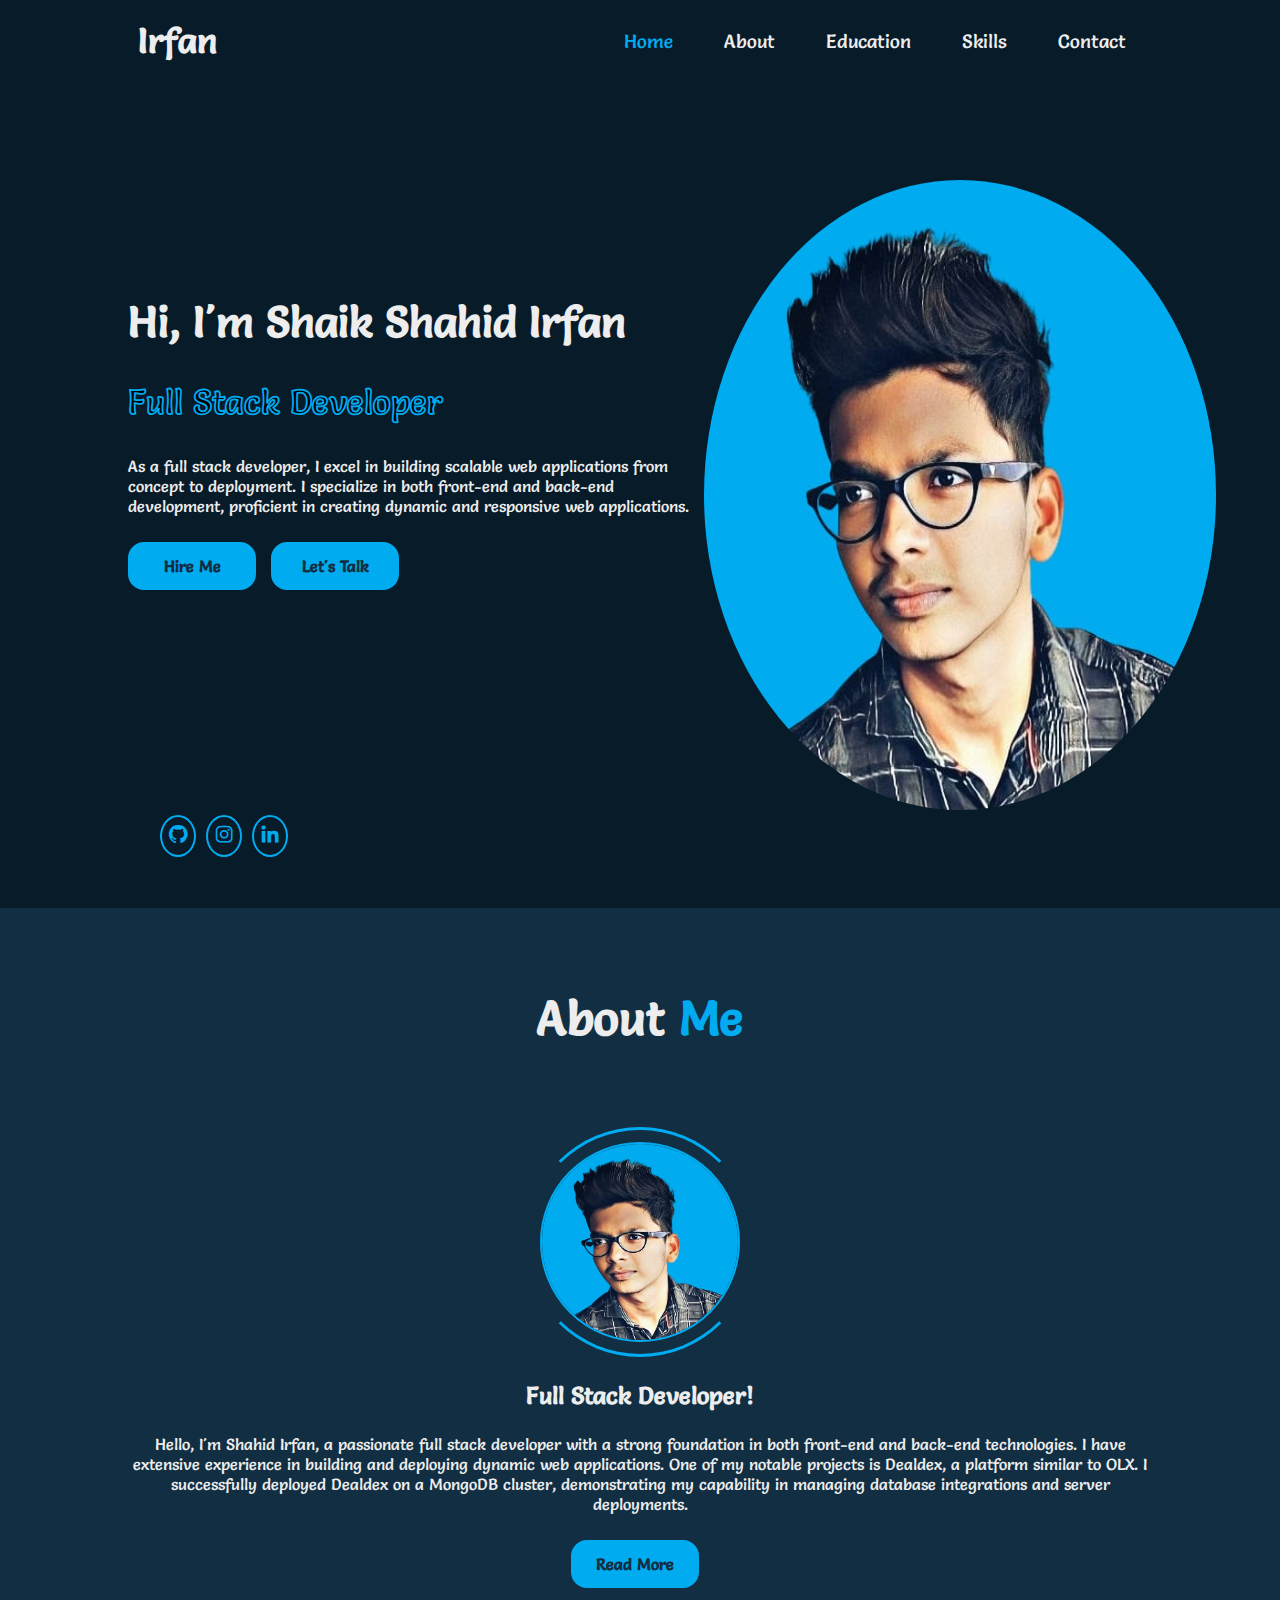
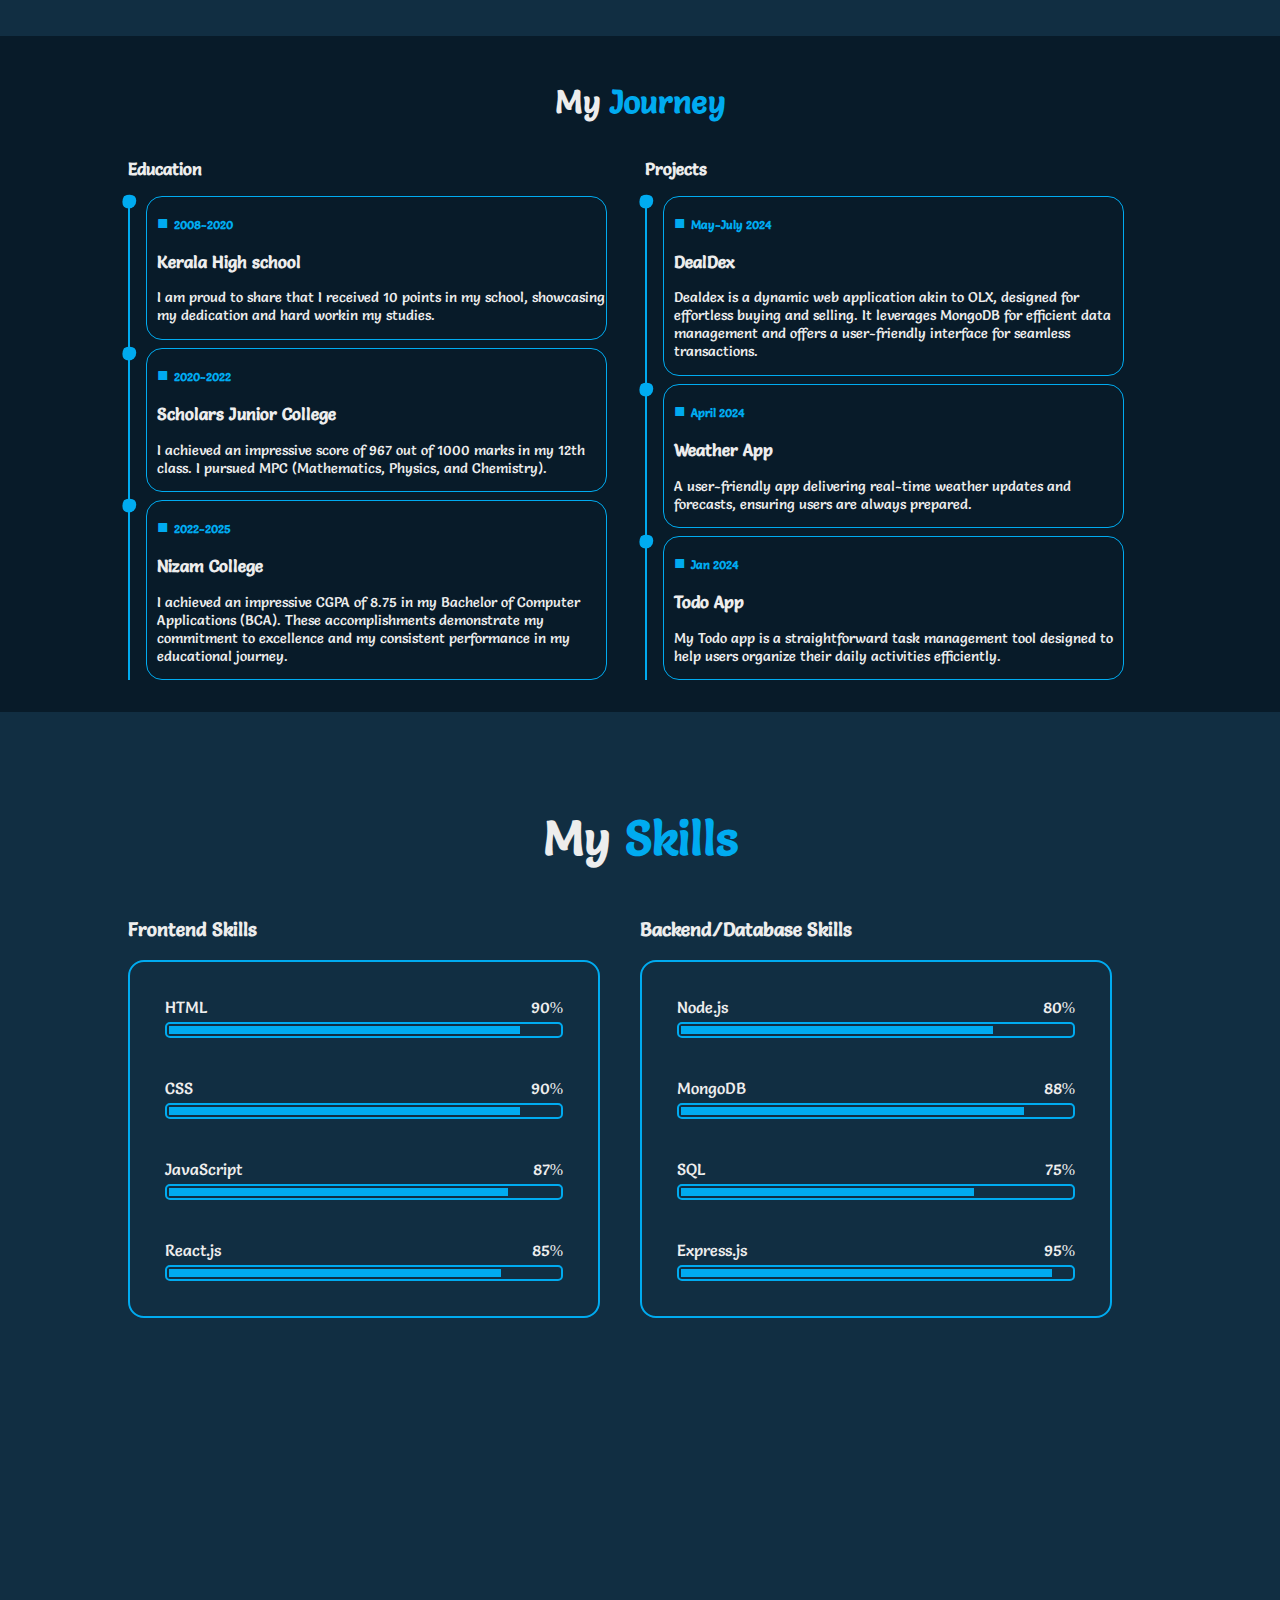
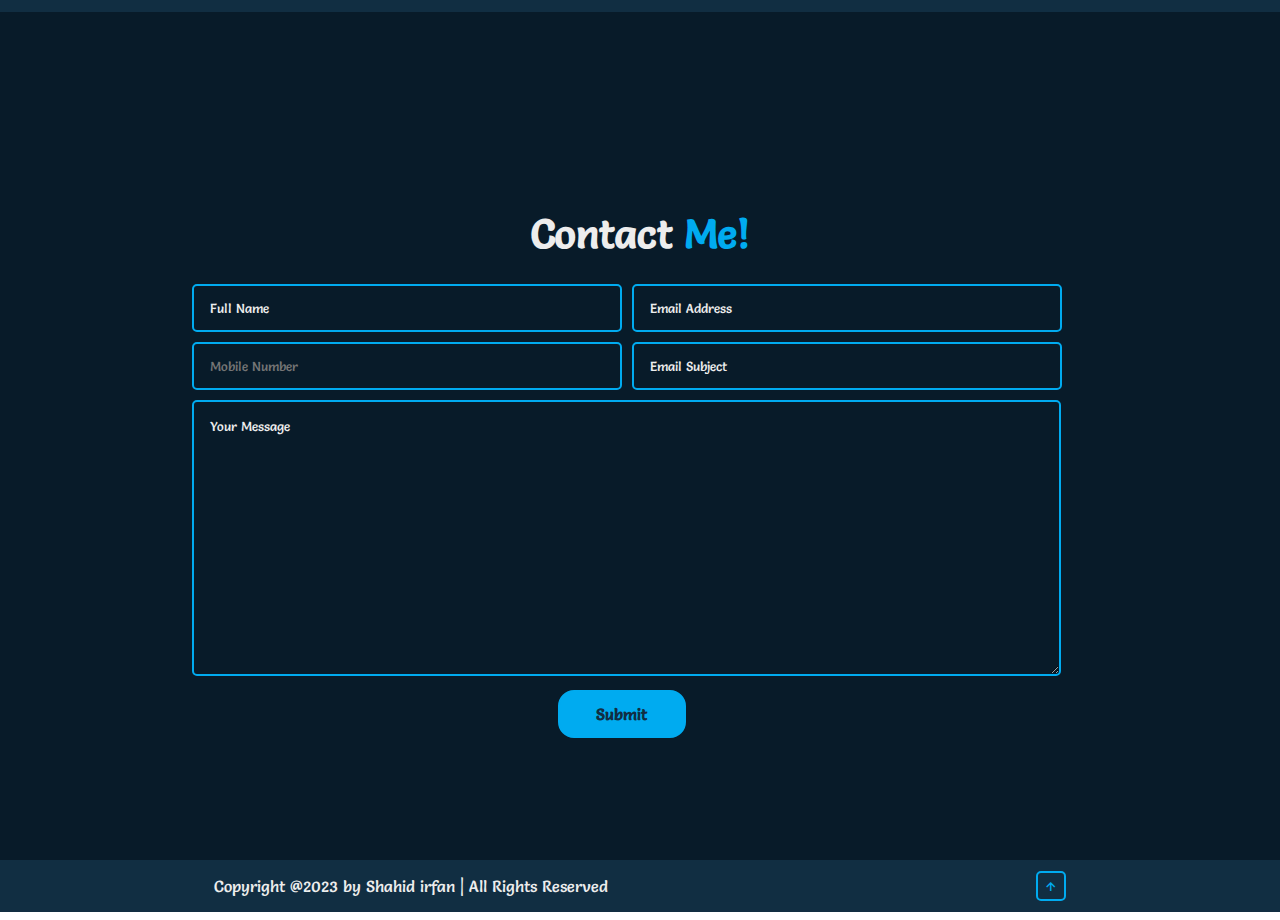
<file: index.html>
<!DOCTYPE html>
<html lang="en">
  <head>
    <meta charset="UTF-8" />
    <meta name="viewport" content="width=device-width, initial-scale=1.0" />
    <title>Responsive-Portfolio</title>
    <link rel="stylesheet" href="port.css" />
    <link rel="preconnect" href="https://fonts.googleapis.com" />
    <link rel="preconnect" href="https://fonts.gstatic.com" crossorigin />
    <link
      href="https://fonts.googleapis.com/css2?family=Salsa&display=swap"
      rel="stylesheet"
    />
    <link
      href="https://unpkg.com/boxicons@2.1.4/css/boxicons.min.css"
      rel="stylesheet"
    />
    <!-- <link rel="stylesheet" href="https://unpkg.com/aos@next/dist/aos.css" /> -->
  </head>
  <body>
    <!-- header section-->

    <header>
      <div class="header" >
        <a class="logo" href="##" >Irfan</a>

        <div id="menu" class="bx bx-menu"></div>

        <nav class="navigation" >
          <a class="a-hov" href="#Home">Home</a>
          <a href="#About">About</a>
          <a href="#Journey">Education</a>
          <a href="#Skills">Skills</a>
          <a href="#Contact">Contact</a>

          <span class="animate-nav"></span>
        </nav>
      </div>
    </header>

    <section class="Home" id="Home">
      <div class="Home-content">
        <div class="inner1-Home">
          <h1  data-aos="slide-right" data-aos-duration="1000">Hi, I'm <span>Shaik Shahid Irfan</span></h1>
          <h3  data-aos="slide-right" data-aos-duration="1250">Full Stack Developer</h3>
          <p data-aos="slide-right" data-aos-duration="1450">
            As a full stack developer, I excel in building scalable web applications from concept to deployment. 
            I specialize in both front-end and back-end development, proficient in creating dynamic and responsive web applications. 
          </p>
          <div class="Home-btns" data-aos="slide-right" data-aos-duration="1750">
            <a href="https://drive.google.com/file/d/11DgAiGfsEzOtwbl78KAKP4zDzGjMxRbS/view">
              <button class="btn-hov">Hire Me</button>
            </a>
            <a href="https://www.linkedin.com/in/shahid-irfan003">
              <button class="btn-hov">Let's Talk</button>
            </a>
          </div>
        </div>
        <div class="inner2-Home" data-aos="slide-up" data-aos-duration="2000">
          <a href="https://github.com/Shahidirfan003"><i class='bx bxl-github'></i></a>
          <a href="https://www.instagram.com/shahidirfan003"><i class='bx bxl-instagram' ></i></a>
          <a href="https://www.linkedin.com/in/shahid-irfan003"><i class="bx bxl-linkedin"></i></a>
        </div>
      </div>

      <div id="hexagon" data-aos="slide-left" data-aos-duration="2150" >
        <img src="./images/new.jpg" alt="image"/>
      </div>
    </section>

    <section class="About" id="About">
      <div class="About-Content">
        <h1 data-aos="slide-right" data-aos-duration="1000">About <span>Me</span></h1>

        <div data-aos="slide-left" data-aos-duration="1250" class="About-Image">
          <div class="image-inner">
            <img
              src="./images/new.jpg"
              alt="image"
            />
          </div>
          <span class="round"></span>
        </div>

        <h3 data-aos="slide-right" data-aos-duration="1450">Full Stack Developer!</h3>
        <p data-aos="slide-right" data-aos-duration="1650">
          Hello, I'm Shahid Irfan, a passionate full stack developer with a strong foundation in both front-end and back-end technologies. I have extensive experience in building and deploying dynamic web applications. 
          One of my notable projects is Dealdex, a platform similar to OLX. I successfully deployed Dealdex on a MongoDB cluster, demonstrating my capability in managing database integrations and server deployments.
        </p>

        <button  data-aos="slide-right" data-aos-duration="1850" class="btn-hov">Read More</button>
      </div>
    </section>

    <section id="Journey" class="Journey">
      <div class="Journey" >
        <h1 data-aos="slide-down" data-aos-duration="2000">My <span>Journey</span></h1>
        <div class="Journey-row">
          <div class="Journey-column-outer" >
            <h3 data-aos="slide-right" data-aos-duration="1000">Education</h3>
            <div  class="Journey-column" data-aos="slide-right" data-aos-duration="1250">
              <div class="Journey-column-dot">
                <h5><i class="bx bxs-square"></i>2008-2020</h5>
                <h3>Kerala High school</h3>
                <p>
                  I am proud to share that I received 10 points in my school, showcasing my
                   dedication and hard workin my studies.
                </p>
                <span class="hov-effect"></span>
              </div>

              <div class="Journey-column-dot">
                <h5><i class="bx bxs-square"></i>2020-2022</h5>
                <h3>Scholars Junior College</h3>
                <p>
                  I achieved an impressive score of 967 out of 1000 marks in my 12th class. 
                  I pursued MPC (Mathematics, Physics, and Chemistry).
                </p>
                <span class="hov-effect"></span>
              </div>

              <div class="Journey-column-dot">
                <h5><i class="bx bxs-square"></i>2022-2025</h5>
                <h3>Nizam College</h3>
                <p>
                  I achieved an impressive CGPA of 8.75 in my Bachelor of Computer Applications (BCA). 
                  These accomplishments demonstrate my commitment to excellence and my consistent performance in my educational journey.
          
                </p>
                <span class="hov-effect"></span>
              </div>
            </div>
          </div>

          <div class="Journey-column-outer">
            <h3 data-aos="slide-left" data-aos-duration="1000">Projects</h3>
            <div class="Journey-column" data-aos="slide-left" data-aos-duration="1350">
              <div class="Journey-column-dot">
                <h5><i class="bx bxs-square"></i>May-July 2024</h5>
                <h3>DealDex</h3>
                <p>
                  Dealdex is a dynamic web application akin to OLX, designed for effortless buying and selling.
                   It leverages MongoDB for
                   efficient data management and offers a user-friendly interface for seamless transactions.
                </p>
                <span class="hov-effect"><a href="https://dealdex.onrender.com/" style="z-index: 1000;"><i class='bx bx-link-external'></i></a></span>
                <a href="https://dealdex.onrender.com/" class="viewBtn">View</a>

              </div>
              <div class="Journey-column-dot">
                <h5><i class="bx bxs-square"></i>April 2024</h5>
                <h3>Weather App</h3>
                <p>
                  A user-friendly app delivering real-time weather updates and forecasts, ensuring users are always prepared.
                </p>
                <span class="hov-effect"><a href="https://main--imaginative-gumdrop-d88d10.netlify.app/"><i class='bx bx-link-external' ></i></a></span>
                <a href="https://main--imaginative-gumdrop-d88d10.netlify.app/" class="viewBtn">View</a>

              </div>
              <div class="Journey-column-dot">
                <h5><i class="bx bxs-square"></i>Jan 2024</h5>
                <h3>Todo App</h3>
                <p>
                  My Todo app is a straightforward task management tool designed to help users organize their 
                  daily activities efficiently.
                  
                </p>
                <span class="hov-effect"><i class='bx bx-link-external'></i></span>
                <a href="#" class="viewBtn">View</a>
              </div>
            </div>
          </div>
        </div>
      </div>
    </section>

    <section id="Skills" class="Skills">
      <div class="Skills-outer">
        <h1 data-aos="slide-down" data-aos-duration="1500">My <span>Skills</span></h1>
        <div class="Skills-row">
          <div class="Skills-column">
            <h3 data-aos="slide-right" data-aos-duration="1000">Frontend Skills</h3>
            <div class="Skills-content" data-aos="slide-right" data-aos-duration="1250">
              <div class="HTML">
                <div><span>HTML</span> <span>90%</span></div>
                <div>
                  <div></div>
                </div>
              </div>

              <div class="CSS">
                <div><span>CSS</span> <span>90%</span></div>
                <div>
                  <div></div>
                </div>
              </div>
              <div class="JavaScript">
                <div><span>JavaScript</span> <span>87%</span></div>
                <div>
                  <div></div>
                </div>
              </div>
              <div class="react">
                <div><span>React.js</span> <span>85%</span></div>
                <div>
                  <div></div>
                </div>
              </div>
            </div>
          </div>

          <div class="Skills-column">
            <h3 data-aos="slide-left" data-aos-duration="1000">Backend/Database Skills</h3>
            <div class="Skills-content" data-aos="slide-left" data-aos-duration="1250">
              <div class="node">
                <div><span>Node.js</span> <span>80%</span></div>
                <div>
                  <div></div>
                </div>
              </div>
              <div class="mongo">
                <div><span>MongoDB</span> <span>88%</span></div>
                <div>
                  <div></div>
                </div>
              </div>
              <div class="sql">
                <div><span>SQL</span> <span>75%</span></div>
                <div>
                  <div></div>
                </div>
              </div>
              <div class="cpp">
                <div><span>Express.js</span> <span>95%</span></div>
                <div>
                  <div></div>
                </div>
              </div>
            </div>
          </div>
        </div>
      </div>
    </section>

    <section id="Contact" class="Contact">
      <div class="Contact-Details">
        <h1 data-aos="slide-down" data-aos-duration="1500">Contact <span>Me!</span></h1>

        <form action="https://formspree.io/f/xanwyrnb" method="POST">
          <div class="inp-box">
            <div data-aos="slide-right" data-aos-duration="1000">
              <input
                type="text"
                name="fullName"
                id="Fname"
                placeholder="Full Name"
                value="Full Name"
              />
              <span class="inp-hov"></span>
            </div>

            <div data-aos="slide-left" data-aos-duration="1000">
              <input
                type="email"
                name="email"
                id="email"
                placeholder="Email Address"
                value="Email Address"
              />
              <span class="inp-hov"></span>
            </div>
          </div>
          <div class="inp-box" >
            <div data-aos="slide-right" data-aos-duration="1250">
              <input
                type="number"
                name="number"
                id="number"
                placeholder="Mobile Number"
                placeholder="Mobile Number"
              />
              <span class="inp-hov"></span>
            </div>

            <div data-aos="slide-left" data-aos-duration="1250">
              <input
                type="text"
                name="subject"
                id="Esub"
                placeholder="Email Subject"
                value="Email Subject"
              />
              <span class="inp-hov"></span>
            </div>
          </div>

          <div class="three">
            <div data-aos="slide-up" data-aos-duration="1350">
              <textarea name="message" id="textarea" cols="30" rows="15">
Your Message</textarea
              >
              <span class="inp-hov"></span>
            </div>
            <button class="btn-hov" data-aos="slide-right" data-aos-duration="1400">Submit</button>
          </div>
        </form>
      </div>
      <div class="footer" >
        <p >Copyright @2023 by Shahid irfan | All Rights Reserved</p>
        <a href="##"><i class="bx bx-up-arrow-alt"></i></a>
      </div>
    </section>

    <script src="https://unpkg.com/aos@next/dist/aos.js"></script>
    <script>
      AOS.init({offset:120,mirror: true});
    </script>
    <script src="port.js"></script>
  </body>
</html>
</file>
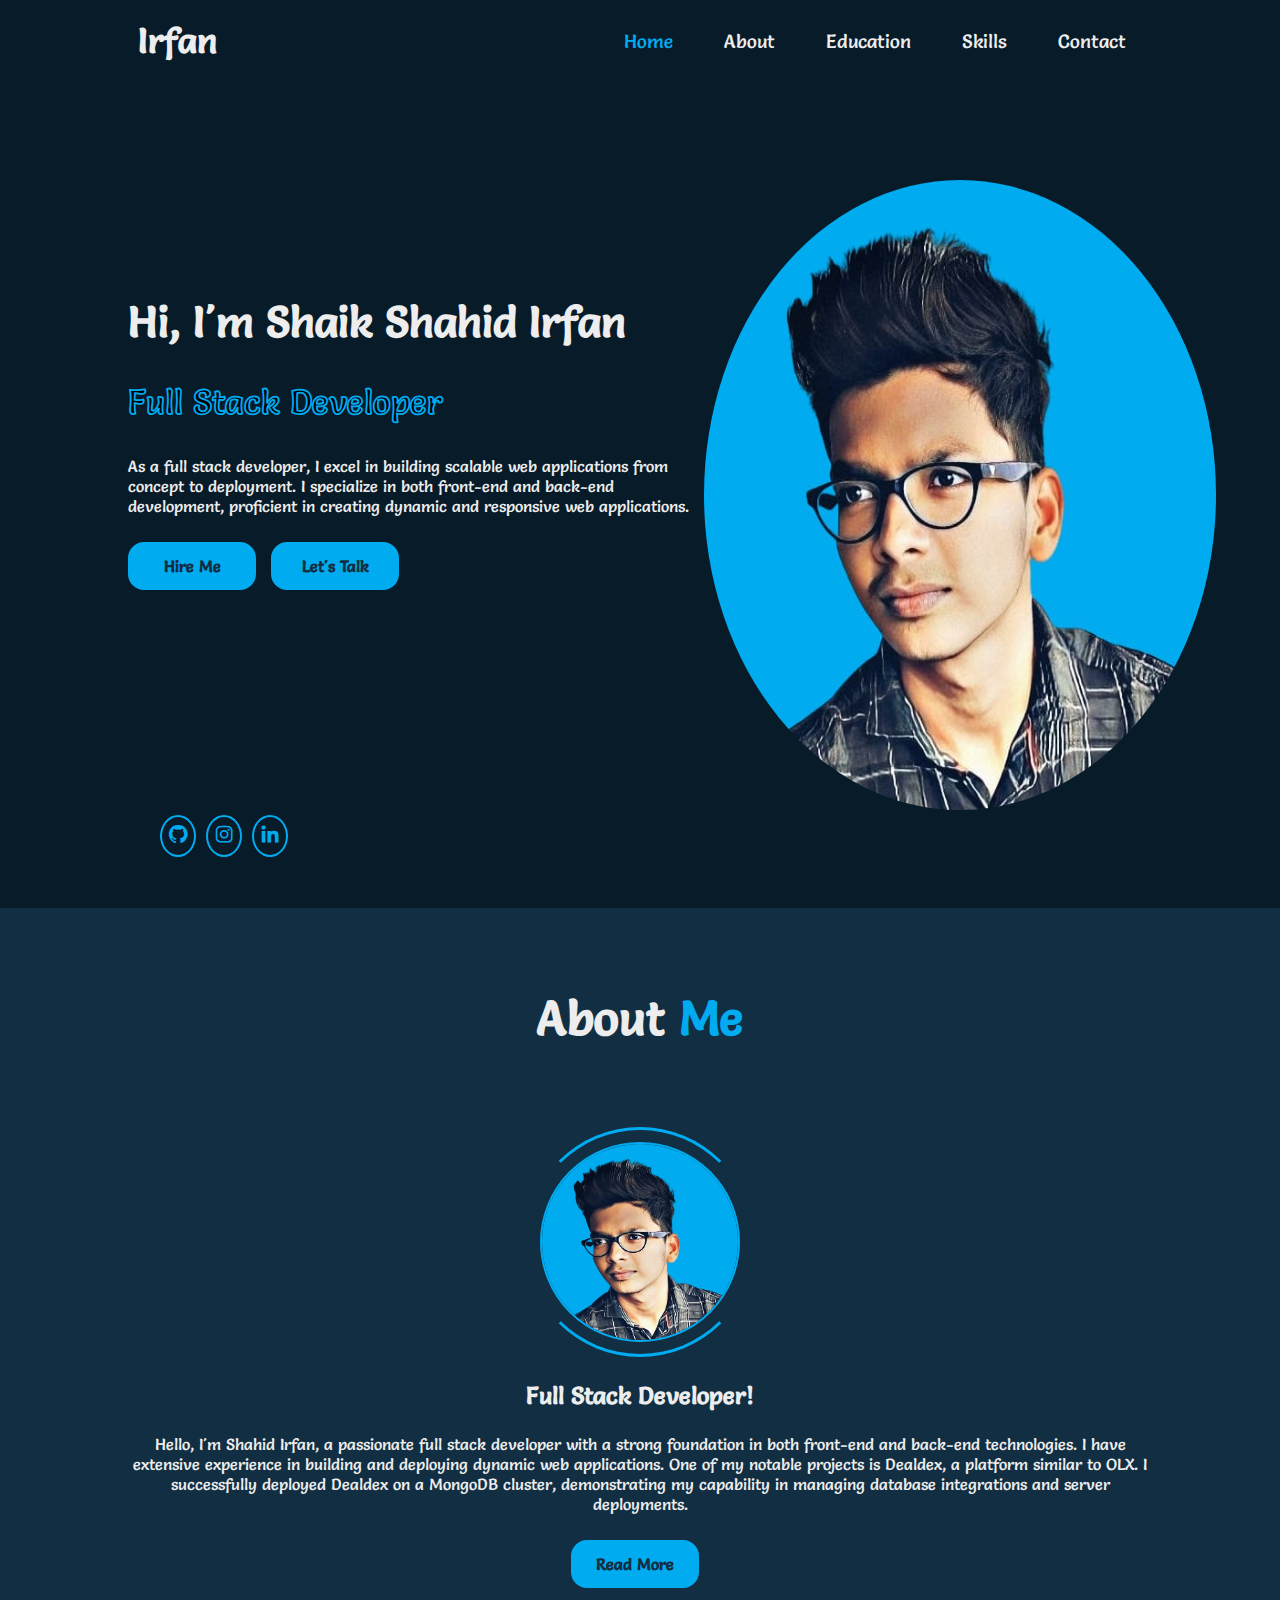
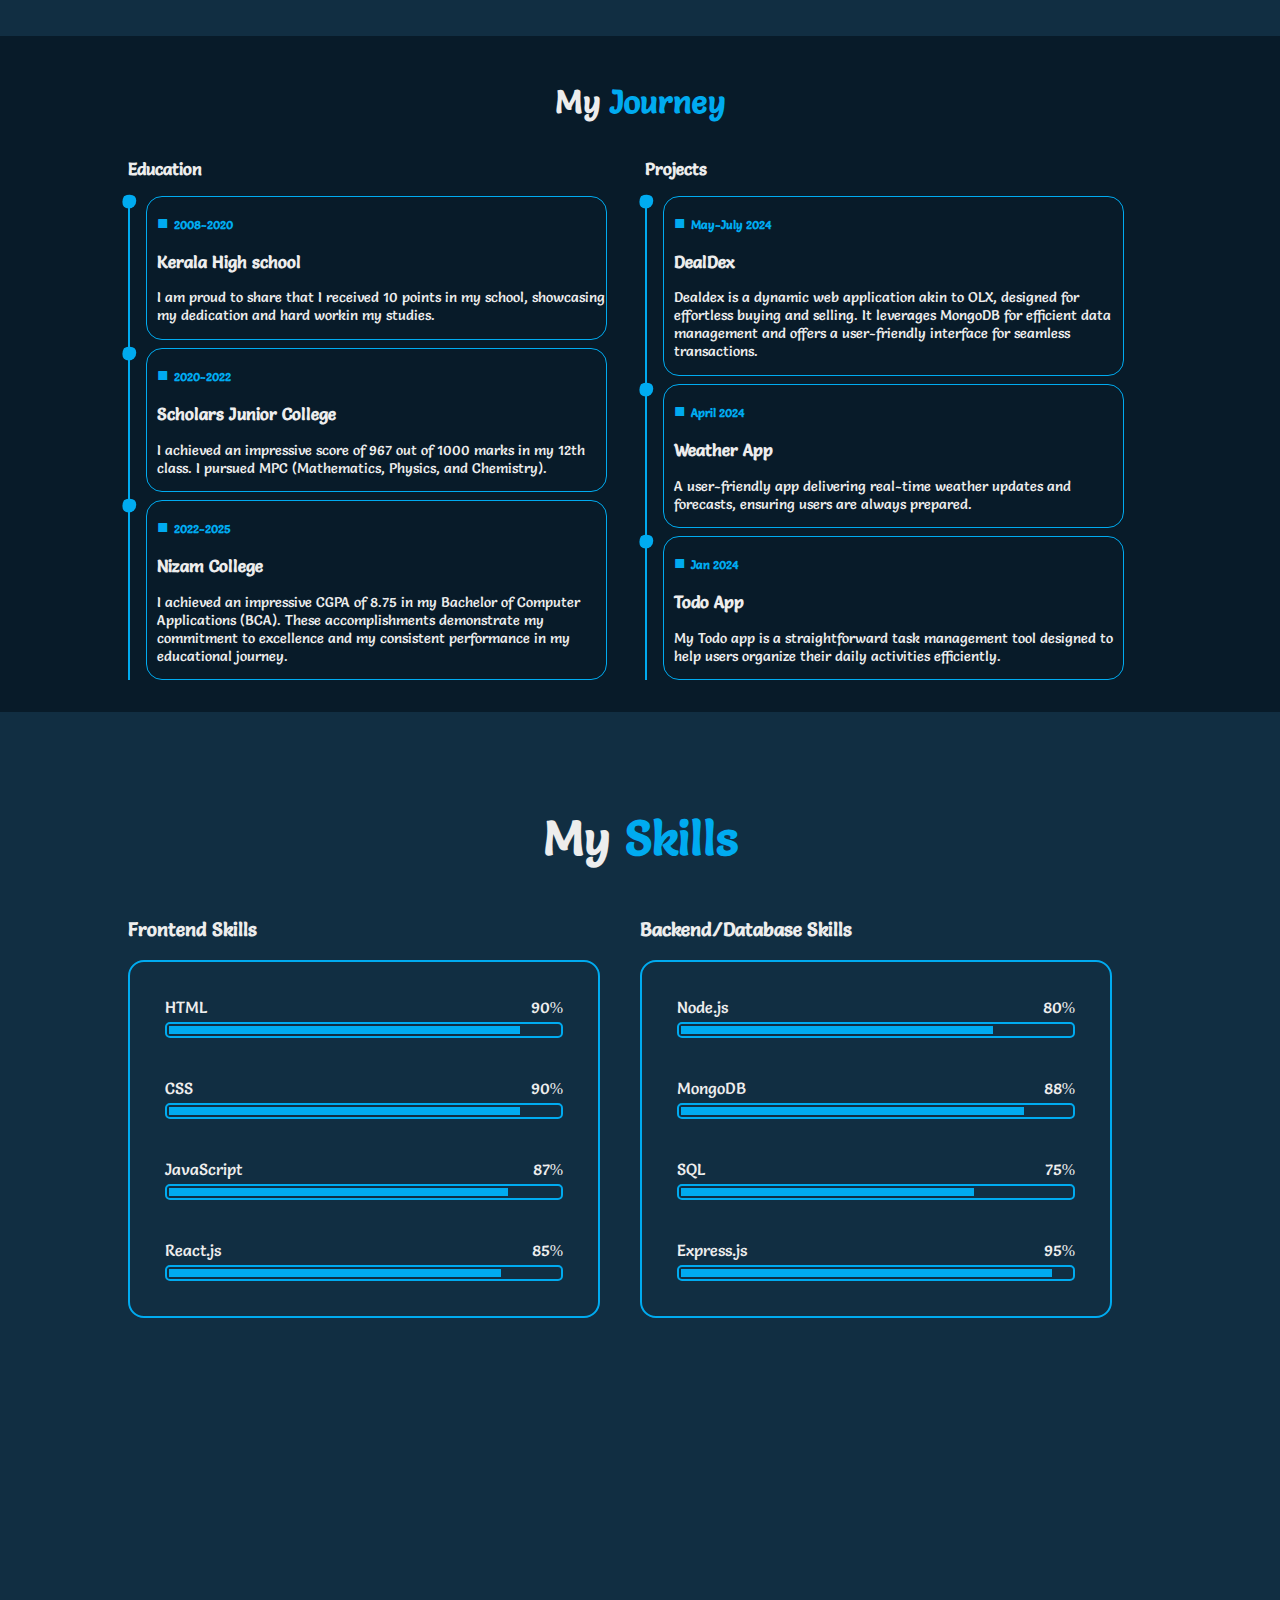
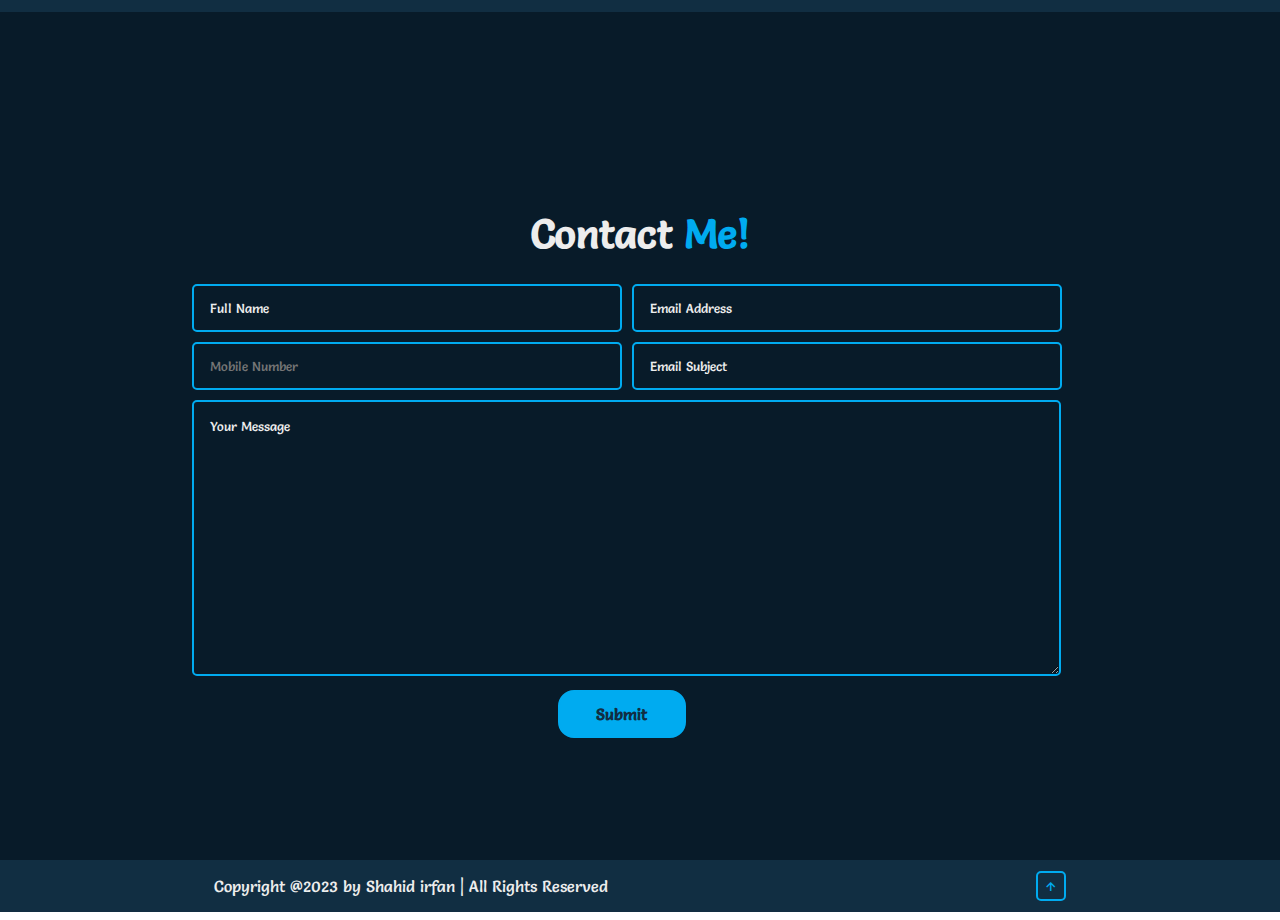
<file: port.html>
<!DOCTYPE html>
<html lang="en">
  <head>
    <meta charset="UTF-8" />
    <meta name="viewport" content="width=device-width, initial-scale=1.0" />
    <title>Responsive-Portfolio</title>
    <link rel="stylesheet" href="port.css" />
    <link rel="preconnect" href="https://fonts.googleapis.com" />
    <link rel="preconnect" href="https://fonts.gstatic.com" crossorigin />
    <link
      href="https://fonts.googleapis.com/css2?family=Salsa&display=swap"
      rel="stylesheet"
    />
    <link
      href="https://unpkg.com/boxicons@2.1.4/css/boxicons.min.css"
      rel="stylesheet"
    />
    <!-- <link rel="stylesheet" href="https://unpkg.com/aos@next/dist/aos.css" /> -->
  </head>
  <body>
    <!-- header section-->

    <header>
      <div class="header" >
        <a class="logo" href="##" >Irfan</a>

        <div id="menu" class="bx bx-menu"></div>

        <nav class="navigation" >
          <a class="a-hov" href="#Home">Home</a>
          <a href="#About">About</a>
          <a href="#Journey">Education</a>
          <a href="#Skills">Skills</a>
          <a href="#Contact">Contact</a>

          <span class="animate-nav"></span>
        </nav>
      </div>
    </header>

    <section class="Home" id="Home">
      <div class="Home-content">
        <div class="inner1-Home">
          <h1  data-aos="slide-right" data-aos-duration="1000">Hi, I'm <span>Shaik Shahid Irfan</span></h1>
          <h3  data-aos="slide-right" data-aos-duration="1250">Full Stack Developer</h3>
          <p data-aos="slide-right" data-aos-duration="1450">
            As a full stack developer, I excel in building scalable web applications from concept to deployment. 
            I specialize in both front-end and back-end development, proficient in creating dynamic and responsive web applications. 
          </p>
          <div class="Home-btns" data-aos="slide-right" data-aos-duration="1750">
            <a href="https://drive.google.com/file/d/11DgAiGfsEzOtwbl78KAKP4zDzGjMxRbS/view">
              <button class="btn-hov">Hire Me</button>
            </a>
            <a href="https://www.linkedin.com/in/shahid-irfan003">
              <button class="btn-hov">Let's Talk</button>
            </a>
          </div>
        </div>
        <div class="inner2-Home" data-aos="slide-up" data-aos-duration="2000">
          <a href="https://github.com/Shahidirfan003"><i class='bx bxl-github'></i></a>
          <a href="https://www.instagram.com/shahidirfan003"><i class='bx bxl-instagram' ></i></a>
          <a href="https://www.linkedin.com/in/shahid-irfan003"><i class="bx bxl-linkedin"></i></a>
        </div>
      </div>

      <div id="hexagon" data-aos="slide-left" data-aos-duration="2150" >
        <img src="./images/new.jpg" alt="image"/>
      </div>
    </section>

    <section class="About" id="About">
      <div class="About-Content">
        <h1 data-aos="slide-right" data-aos-duration="1000">About <span>Me</span></h1>

        <div data-aos="slide-left" data-aos-duration="1250" class="About-Image">
          <div class="image-inner">
            <img
              src="./images/new.jpg"
              alt="image"
            />
          </div>
          <span class="round"></span>
        </div>

        <h3 data-aos="slide-right" data-aos-duration="1450">Full Stack Developer!</h3>
        <p data-aos="slide-right" data-aos-duration="1650">
          Hello, I'm Shahid Irfan, a passionate full stack developer with a strong foundation in both front-end and back-end technologies. I have extensive experience in building and deploying dynamic web applications. 
          One of my notable projects is Dealdex, a platform similar to OLX. I successfully deployed Dealdex on a MongoDB cluster, demonstrating my capability in managing database integrations and server deployments.
        </p>

        <button  data-aos="slide-right" data-aos-duration="1850" class="btn-hov">Read More</button>
      </div>
    </section>

    <section id="Journey" class="Journey">
      <div class="Journey" >
        <h1 data-aos="slide-down" data-aos-duration="2000">My <span>Journey</span></h1>
        <div class="Journey-row">
          <div class="Journey-column-outer" >
            <h3 data-aos="slide-right" data-aos-duration="1000">Education</h3>
            <div  class="Journey-column" data-aos="slide-right" data-aos-duration="1250">
              <div class="Journey-column-dot">
                <h5><i class="bx bxs-square"></i>2008-2020</h5>
                <h3>Kerala High school</h3>
                <p>
                  I am proud to share that I received 10 points in my school, showcasing my
                   dedication and hard workin my studies.
                </p>
                <span class="hov-effect"></span>
              </div>

              <div class="Journey-column-dot">
                <h5><i class="bx bxs-square"></i>2020-2022</h5>
                <h3>Scholars Junior College</h3>
                <p>
                  I achieved an impressive score of 967 out of 1000 marks in my 12th class. 
                  I pursued MPC (Mathematics, Physics, and Chemistry).
                </p>
                <span class="hov-effect"></span>
              </div>

              <div class="Journey-column-dot">
                <h5><i class="bx bxs-square"></i>2022-2025</h5>
                <h3>Nizam College</h3>
                <p>
                  I achieved an impressive CGPA of 8.75 in my Bachelor of Computer Applications (BCA). 
                  These accomplishments demonstrate my commitment to excellence and my consistent performance in my educational journey.
          
                </p>
                <span class="hov-effect"></span>
              </div>
            </div>
          </div>

          <div class="Journey-column-outer">
            <h3 data-aos="slide-left" data-aos-duration="1000">Projects</h3>
            <div class="Journey-column" data-aos="slide-left" data-aos-duration="1350">
              <div class="Journey-column-dot">
                <h5><i class="bx bxs-square"></i>May-July 2024</h5>
                <h3>DealDex</h3>
                <p>
                  Dealdex is a dynamic web application akin to OLX, designed for effortless buying and selling.
                   It leverages MongoDB for
                   efficient data management and offers a user-friendly interface for seamless transactions.
                </p>
                <span class="hov-effect"><a href="https://dealdex.onrender.com/"><i class='bx bx-link-external'></i></a></span>
              </div>
              <div class="Journey-column-dot">
                <h5><i class="bx bxs-square"></i>April 2024</h5>
                <h3>Weather App</h3>
                <p>
                  A user-friendly app delivering real-time weather updates and forecasts, ensuring users are always prepared.
                </p>
                <span class="hov-effect"><a href="https://main--imaginative-gumdrop-d88d10.netlify.app/"><i class='bx bx-link-external' ></i></a></span>
              </div>
              <div class="Journey-column-dot">
                <h5><i class="bx bxs-square"></i>Jan 2024</h5>
                <h3>Todo App</h3>
                <p>
                  My Todo app is a straightforward task management tool designed to help users organize their 
                  daily activities efficiently.
                  
                </p>
                <span class="hov-effect"><i class='bx bx-link-external'></i></span>
              </div>
            </div>
          </div>
        </div>
      </div>
    </section>

    <section id="Skills" class="Skills">
      <div class="Skills-outer">
        <h1 data-aos="slide-down" data-aos-duration="1500">My <span>Skills</span></h1>
        <div class="Skills-row">
          <div class="Skills-column">
            <h3 data-aos="slide-right" data-aos-duration="1000">Frontend Skills</h3>
            <div class="Skills-content" data-aos="slide-right" data-aos-duration="1250">
              <div class="HTML">
                <div><span>HTML</span> <span>90%</span></div>
                <div>
                  <div></div>
                </div>
              </div>

              <div class="CSS">
                <div><span>CSS</span> <span>90%</span></div>
                <div>
                  <div></div>
                </div>
              </div>
              <div class="JavaScript">
                <div><span>JavaScript</span> <span>87%</span></div>
                <div>
                  <div></div>
                </div>
              </div>
              <div class="react">
                <div><span>React.js</span> <span>85%</span></div>
                <div>
                  <div></div>
                </div>
              </div>
            </div>
          </div>

          <div class="Skills-column">
            <h3 data-aos="slide-left" data-aos-duration="1000">Backend/Database Skills</h3>
            <div class="Skills-content" data-aos="slide-left" data-aos-duration="1250">
              <div class="node">
                <div><span>Node.js</span> <span>80%</span></div>
                <div>
                  <div></div>
                </div>
              </div>
              <div class="mongo">
                <div><span>MongoDB</span> <span>88%</span></div>
                <div>
                  <div></div>
                </div>
              </div>
              <div class="sql">
                <div><span>SQL</span> <span>75%</span></div>
                <div>
                  <div></div>
                </div>
              </div>
              <div class="cpp">
                <div><span>Express.js</span> <span>95%</span></div>
                <div>
                  <div></div>
                </div>
              </div>
            </div>
          </div>
        </div>
      </div>
    </section>

    <section id="Contact" class="Contact">
      <div class="Contact-Details">
        <h1 data-aos="slide-down" data-aos-duration="1500">Contact <span>Me!</span></h1>

        <form action="https://formspree.io/f/xanwyrnb" method="POST">
          <div class="inp-box">
            <div data-aos="slide-right" data-aos-duration="1000">
              <input
                type="text"
                name="fullName"
                id="Fname"
                placeholder="Full Name"
                value="Full Name"
              />
              <span class="inp-hov"></span>
            </div>

            <div data-aos="slide-left" data-aos-duration="1000">
              <input
                type="email"
                name="email"
                id="email"
                placeholder="Email Address"
                value="Email Address"
              />
              <span class="inp-hov"></span>
            </div>
          </div>
          <div class="inp-box" >
            <div data-aos="slide-right" data-aos-duration="1250">
              <input
                type="number"
                name="number"
                id="number"
                placeholder="Mobile Number"
                placeholder="Mobile Number"
              />
              <span class="inp-hov"></span>
            </div>

            <div data-aos="slide-left" data-aos-duration="1250">
              <input
                type="text"
                name="subject"
                id="Esub"
                placeholder="Email Subject"
                value="Email Subject"
              />
              <span class="inp-hov"></span>
            </div>
          </div>

          <div class="three">
            <div data-aos="slide-up" data-aos-duration="1350">
              <textarea name="message" id="textarea" cols="30" rows="15">
Your Message</textarea
              >
              <span class="inp-hov"></span>
            </div>
            <button class="btn-hov" data-aos="slide-right" data-aos-duration="1400">Submit</button>
          </div>
        </form>
      </div>
      <div class="footer" >
        <p >Copyright @2023 by Shahid irfan | All Rights Reserved</p>
        <a href="##"><i class="bx bx-up-arrow-alt"></i></a>
      </div>
    </section>

    <script src="https://unpkg.com/aos@next/dist/aos.js"></script>
    <script>
      AOS.init({offset:120,mirror: true});
    </script>
    <script src="port.js"></script>
  </body>
</html>
</file>
<file: port.css>
* {
  margin-left: 0;
  padding: none;
  text-decoration: none;
  border: none;
  outline: none;
  scroll-behavior: smooth;
  box-sizing: border-box;
  font-family: "Salsa", cursive;
}
body {
  overflow-x:hidden ;
  width:100vw;
}


:root {
  --bg-color: #081b29;
  --second-bg-color: #112e42;
  --text-color: #ededed;
  --main-color: #00abf0;
}

.header {
  padding: 1.2rem 9%;
  position: fixed;
  top: 0px;
  left:0px;
  width: 100%;
  background-color: #081b29;
  display: flex;
  align-items: center;
  justify-content: space-between;
  z-index: 100;
}
.header> .logo {
  font-size: 2.2rem;
  font-weight: 800;
}

.navigation {
  position: relative;
  margin-right: 1rem;
  flex-shrink: 3;
}

/* .navigation a:hover {
  color: var(--main-color);
} */

.a-hov {
  color: var(--main-color) !important;
}

.header a {
  font-size: 1.2rem;
  text-decoration: none;
  color: var(--text-color);
  font-weight: 400;
  padding: 0px 15px;
  margin: 0px 8px;
}
#menu {
  color: #ededed;
  font-size: 2rem;
  display: none;
}

.header a:hover {
  font-weight: 600;
}

.bg-change {
  background-color: var(--second-bg-color);
}

/* media queries for nav */

@media (max-width: 995px) {
  .header #menu {
    display: inline;
  }

  .navigation {
    position: absolute;
    padding: 0rem 0%;
    top: 100%;
    width: 100%;
    left: -105%;
    right: 0px;
    background-color: var(--main-color);
    transition: 0.25s ease;
    z-index: 1;
    transition-delay: 0.25s;
  }

  .active {
    left: 0px;
    transition-delay: 0s;
  }
  .active .animate-nav {
    left: 0px;
    transition-delay: 0.25s;
  }

  .navigation > a {
    width: 95%;
    padding: 10px 15px;
    font-size: 1.1rem;
    margin: 10px 1rem;
    display: block;
  }

  .animate-nav {
    position: absolute;
    top: 0px;
    left: -105%;
    width: 100%;
    height: 100%;
    background-color: var(--second-bg-color);
    z-index: -1;
    transition: 0.25s ease;
  }
}

/* Home section */

section {
  width: 100%;
  height: 100vh;
  padding: 1.2rem 10%;
  background-color: var(--bg-color);
}

.Home-content {
  width: 55%;
  height: 100%;
  display: flex;
  flex-direction: column;
  justify-content: center;
}

#hexagon{
  position: absolute;
  top:20%;
  right:5%;
  width:40%;
  height:70%;
  opacity: 1;
}

#hexagon>img{
  width:100%;
  height:100%;
  border-radius: 50%;
}



.inner1-Home h1 {
  font-size: 2.7rem;
  color: var(--text-color);
}
.inner1-Home h3 {
  font-size: 2.1rem;
  -webkit-text-stroke: 0.7px var(--main-color);
}
.btn-hov {
  margin: 10px 10px 0px 0px;
  height: 3rem;
  width: 8rem;
  border: 2px solid var(--main-color);
  color: var(--main-color);
  background-color: transparent;
  border-radius: 1rem;
  font-weight: 600;
  font-size: 1rem;
  position: relative;
  overflow: hidden;
  z-index: 1;
}
.Home-btns button:nth-child(1) {
  background-color: var(--main-color);
  color: var(--second-bg-color);
}
.Home-btns button:nth-child(1):hover {
  color: var(--main-color);
}
.btn-hov::before {
  content: "";
  position: absolute;
  top: 0;
  left: 0;
  width: 0%;
  height: 100%;
  background-color: var(--bg-color);
  z-index: -1;
  transition: 0.25s ease;
}

.btn-hov:nth-child(2)::before {
  content: "";
  position: absolute;
  top: 0;
  left: 0;
  width: 0%;
  height: 100%;
  background-color: var(--main-color);
  z-index: -1;
  transition: 0.25s ease;
}
.btn-hov:nth-child(2):hover {
  color: var(--second-bg-color);
}

.btn-hov:hover::before {
  width: 100%;
}

.inner1-Home p {
  color: var(--text-color);
}
.inner1-Home {
  margin-bottom: 60px;
}

.inner2-Home a {
  position: relative;
  z-index: 1;
  color: var(--main-color);
  border: 2px solid var(--main-color);
  padding: 5px;
  border-radius: 50%;
  font-size: 1.4rem;
  margin-right: 5px;
  height: 2.6rem;
  width: 2.6rem;
}

.inner2-Home a::before {
  content: "";
  position: absolute;
  top: 0;
  left: 0;
  width: 0%;
  height: 100%;
  background-color: var(--main-color);
  border-radius: 50%;
  z-index: -1;
  transition: 0.25s ease;

}
.inner2-Home a:hover::before {
  width: 100%;
}
.inner2-Home a:hover {
  color: var(--second-bg-color);
}

.inner2-Home {
  position: absolute;
  bottom: 50px;
  left:10rem;
}

/* about section */

#About {
  color: var(--text-color);
  background-color: var(--second-bg-color);
  padding: 3rem 10%;
  text-align: center;
}
.About-Content h1 {
  font-size: 3rem;
}
.About-Content h1 span {
  color: var(--main-color);
}
.About-Content h3 {
  font-size: 1.5rem;
}
#About .btn-hov {
  background-color: var(--main-color);
  color: var(--second-bg-color);
}
#About .btn-hov::before {
  background-color: var(--second-bg-color);
}
#About .btn-hov:hover {
  color: var(--main-color);
}
.image-inner {
  height: 200px;
  width: 200px;
  border: 2px solid var(--main-color);
  border-radius: 50%;
}
.image-inner img {
  width: 100%;
  height: 100%;
  border-radius: 50%;
}

.About-Image {
  height: 230px;
  width: 230px;
  padding: 10px;
  margin: auto;
  border-radius: 50%;
  display: flex;
  justify-content: center;
  align-items: center;
  position: relative;
  margin-top: 80px;
}

.About-Image .round {
  position: absolute;
  top: 0;
  left: 0;
  width: 100%;
  height: 100%;
  border-radius: 50%;
  border-top: 3px solid var(--main-color);
  border-bottom: 3px solid var(--main-color);
  border-left: 3px solid transparent;
  border-right: 3px solid transparent;
  animation: img-animate 6s linear 0s infinite;
}

/* Journey section */

#Journey{
  color: var(--text-color);
  background-color: var(--bg-color);
  padding: 1.5rem 10%;
  font-size: 0.9rem;
  height:100%;
}

.Journey h1 {
  font-size: 2rem;
  text-align: center;
}
.Journey h1 span {
  color: var(--main-color);
}

.Journey-row {
  display: flex;
  gap: 10px;
}

.Journey-row .Journey-column-outer{
  width:50%;
}

.Journey-column div {
  border: 1px solid var(--main-color);
  margin: 8px;
  padding-left: 10px;
  border-radius: 1rem;
}

.Journey-column {
  border-left: 2px solid var(--main-color);
  padding-left: 8px;
  margin-right: 20px;
}

.Journey-column h5 {
  color: var(--main-color);
  position: relative;
}
.Journey-column h5 i {
  margin-right: 5px;
}
.Journey-column-dot {
  position: relative;
  z-index: 1;
}
.Journey-column-dot::before {
  content: ".";
  position: absolute;
  top: -75px;
  left: -29px;
  font-size: 5.5rem;
  color: var(--main-color);
  z-index: 100;
}

.Journey-column-dot:hover .hov-effect {
  width: 100%;
}
.Journey-column-dot:hover .hov-effect i{
  display:inline;
  cursor: pointer;
}

.Journey-column-dot .hov-effect {
  position: absolute;
  display:flex;
  justify-content: center;
  align-items: center;
  font-size: 1.5rem;
  top: 0px;
  left: 0px;
  width: 0%;
  height: 100%;
  background-color: var(--second-bg-color);
  z-index: -1;
  transition: 0.25s ease;
  border-radius: 1rem;
}
.hov-effect i{
  display:none ;
}
.hov-effect i{
  font-weight: 500 !important;
  background-color: white;
  color:black;
  border-radius: 50%;
  padding:1rem;
}
.hov-effect a{
  z-index: 1000;
  text-decoration: none;
  color:white;
  display:block !important;
}

.viewBtn{
  text-decoration: none;
 background-color: #00abf0;
  color:black;
  width:98%;
  display:block;
  border-radius: 1rem;
  padding: 5px 0px;
  margin:5px 0px;
  text-align: center;
  box-sizing:border-box !important;
  display:none;
}


/* skills section */

#Skills {
  color: var(--text-color);
  background-color: var(--second-bg-color);
  padding: 4rem 10%;
}

.Skills-outer h1 {
  text-align: center;
  font-size: 3rem;
}
.Skills-outer h1 span {
  color: var(--main-color);
}
.Skills-row {
  display: flex;
  margin-top: 1rem;
}

.Skills-column {
  width: 49%;
  height: 100%;
  margin-right: 40px;
}
.Skills-content {
  border: 2px solid var(--main-color);
  padding: 15px;
  border-radius: 1rem;
  position: relative;
  overflow: hidden;
  z-index: 1;
}

.Skills-content > div div:nth-child(1) {
  display: flex;
  flex-direction: row;
  justify-content: space-between;
}
.Skills-content > div {
  padding: 20px;
}

.Skills-content > div div:nth-child(2) {
  border: 2px solid var(--main-color);
  width: 100%;
  margin-top: 5px;
  height: 1rem;
  border-radius: 5px;
  position: relative;
  padding: 2px;
}

.Skills-content .HTML div:nth-child(2) div {
  width: 90%;
  height: 100%;
  background-color: var(--main-color);
}

.Skills-content .CSS div:nth-child(2) div {
  width: 90%;
  height: 100%;
  background-color: var(--main-color);
}

.Skills-content .JavaScript div:nth-child(2) div {
  width: 87%;
  height: 100%;
  background-color: var(--main-color);
}

.Skills-content .react div:nth-child(2) div {
  width: 85%;
  height: 100%;
  background-color: var(--main-color);
}

.Skills-content .node div:nth-child(2) div {
  width: 80%;
  height: 100%;
  background-color: var(--main-color);
}

.Skills-content .mongo div:nth-child(2) div {
  width: 88%;
  height: 100%;
  background-color: var(--main-color);
}
.Skills-content .sql div:nth-child(2) div {
  width: 75%;
  height: 100%;
  background-color: var(--main-color);
}
.Skills-content .cpp div:nth-child(2) div {
  width: 95%;
  height: 100%;
  background-color: var(--main-color);
}

.Skills-outer .Skills-content::before {
  content: "";
  position: absolute;
  top: 0px;
  left: 0px;
  width: 0%;
  height: 100%;
  background-color: var(--bg-color);
  z-index: -1;
  transition: 0.25s ease;
}

.Skills-outer .Skills-content:hover::before {
  width: 100%;
}

/* contact section */

#Contact {
  color: var(--text-color);
  background-color: var(--bg-color);
  padding: 3rem 0 0 0;
  display: flex;
  flex-direction: column;
  justify-content: center;
}
.Contact-Details {
  width: 70%;
  margin: auto;
}
.Contact-Details h1 {
  font-size: 2.5rem;
  text-align: center;
}
.Contact-Details h1 span {
  color: var(--main-color);
}

.Contact-Details input {
  background-color: transparent;
  border: 2px solid var(--main-color);
  height: 3rem;
  width: 100%;
  border-radius: 5px;
  color: var(--text-color);
  padding-left: 1rem;
}

.Contact-Details .inp-box {
  width: 100%;
  display: flex;
  flex-direction: row;
  justify-content: start;
  gap: 10px;
  margin-bottom: 10px;
}
.Contact-Details .inp-box > div {
  width: 48%;
  position: relative;
  overflow: hidden;
  z-index: 1;
}

.Contact-Details .inp-hov {
  position: absolute;
  top: 0px;
  left: 0px;
  width: 0%;
  height: 100%;
  background-color: var(--second-bg-color);
  transition: 0.25s ease;
  z-index: -1;
}

.Contact-Details div > div:hover > .inp-hov {
  width: 100%;
}

.Contact-Details .three > div {
  position: relative;
  width: 100%;
  overflow: hidden;
  z-index: 1;
}

.Contact-Details textarea {
  background-color: transparent;
  width: 100%;
  border: 2px solid var(--main-color);
  border-radius: 5px;
  color: var(--text-color);
  padding: 1rem;
}
#Contact .Contact-Details .btn-hov {
  background-color: var(--main-color);
  color: var(--second-bg-color);
}

.Contact-Details .btn-hov:hover::before {
  background-color: var(--bg-color);
}
#Contact .Contact-Details .btn-hov:hover {
  color: var(--main-color);
}
.Contact-Details .three {
  display: flex;
  flex-direction: column;
  align-items: center;
  width: 97%;
}

#Contact .footer {
  position: relative;
  display: flex;
  justify-content: space-around;
  align-items: center;
  background-color: var(--second-bg-color);
}

#Contact .footer a {
  width: 30px;
  height: 30px;
  border: 2px solid var(--main-color);
  text-decoration: none;
  color: var(--main-color);
  padding: 5px 5px;
  border-radius: 5px;
  z-index: 1;
  position: relative;
}

#Contact .footer a::before {
  content: "";
  position: absolute;
  top: 0;
  left: 0;
  width: 0;
  height: 100%;
  background-color: var(--main-color);
  z-index: -1;
  transition: 0.25s;
}

#Contact .footer a:hover {
  color: var(--second-bg-color);
}

#Contact .footer a:hover::before {
  background-color: var(--main-color);
}

#Contact .footer a:hover::before {
  width: 100%;
}

/* adding media queries */

@media(max-width:1300px){
  #About{
    height:100%;
  }
}

@media ((min-width: 420px) and (max-width: 780px)) {
  .Journey-column-dot:hover .hov-effect {
    width: 0%;
    display:none;
  }
  .viewBtn{
    display:block;
  }
  .Journey-row .Journey-column-outer{
    width:100%;
  }
  .Skills-row {
    display: block;
  }

  #hexagon{
    opacity: .5;
  }


  #Journey,
  #Contact,
  #Skills {
    height: 100%;
  }

  .header {
    width: 100%;
    left: 0px;
  }

  #Home .Home-content {
    width: 80%;
    position: relative;
    z-index: 10;
  }

  .Home-content .inner1-Home h1 span {
    display: block;
  }

  .Skills-column {
    width: 100%;
  }
  .Journey-row {
    display: block;
  }

  .Contact-Details .inp-box {
    display: block;
  }

  .Contact-Details .inp-box > div {
    margin-bottom: 0.5rem;
    width: 100%;
  }

  .Contact-Details .three {
    width: 100%;
  }
  .Contact-Details {
    margin-bottom: 2.5rem;
  }
}

@media (max-width: 420px) {
  .Journey-column-dot:hover .hov-effect {
    width: 0%;
    display:none;
  }
  
  .viewBtn{
    display:block;
  }

  .header {
    width: 100%;
    left: 0px;
  }

  
.inner2-Home {
  position: relative;
  bottom: 10px;
  left:0px !important;
}
  .Journey-row .Journey-column-outer{
    width:100%;
  }
  .Skills-row {
    display: block;
  }

  #hexagon{
    display:none;
  }

  #About,
  #Journey,
  #Contact,
  #Skills {
    height: 100%;
  }

  

  #Home .Home-content {
    width: 80%;
  }

  .Home-content .inner1-Home h1 span {
    display: block;
  }

  .Skills-column {
    width: 100%;
  }
  .Journey-row {
    display: block;
  }

  .Contact-Details .inp-box {
    display: block;
  }

  .Contact-Details .inp-box > div {
    margin-bottom: 0.5rem;
    width: 100%;
  }

  .Contact-Details .three {
    width: 100%;
  }
  .Contact-Details {
    margin-bottom: 2.5rem;
  }

  #Contact .footer {
    flex-wrap: wrap;
    font-size: 85%;
    text-align: center;
    margin-top: 25px;
  }
  .footer a{
    margin-bottom: 5px;
  }

  #About .About-Content button{
     margin-bottom: 20px;
  }

  #Home .Home-content{
    width:100%;
  }

  #Home .inner2-Home{
    bottom:2.5rem;
    left:2.3rem;
  }
}

/* Animation */

@keyframes img-animate {
  0% {
    transform: rotate(0deg);
  }
  100% {
    transform: rotate(360deg);
  }
}
</file>
